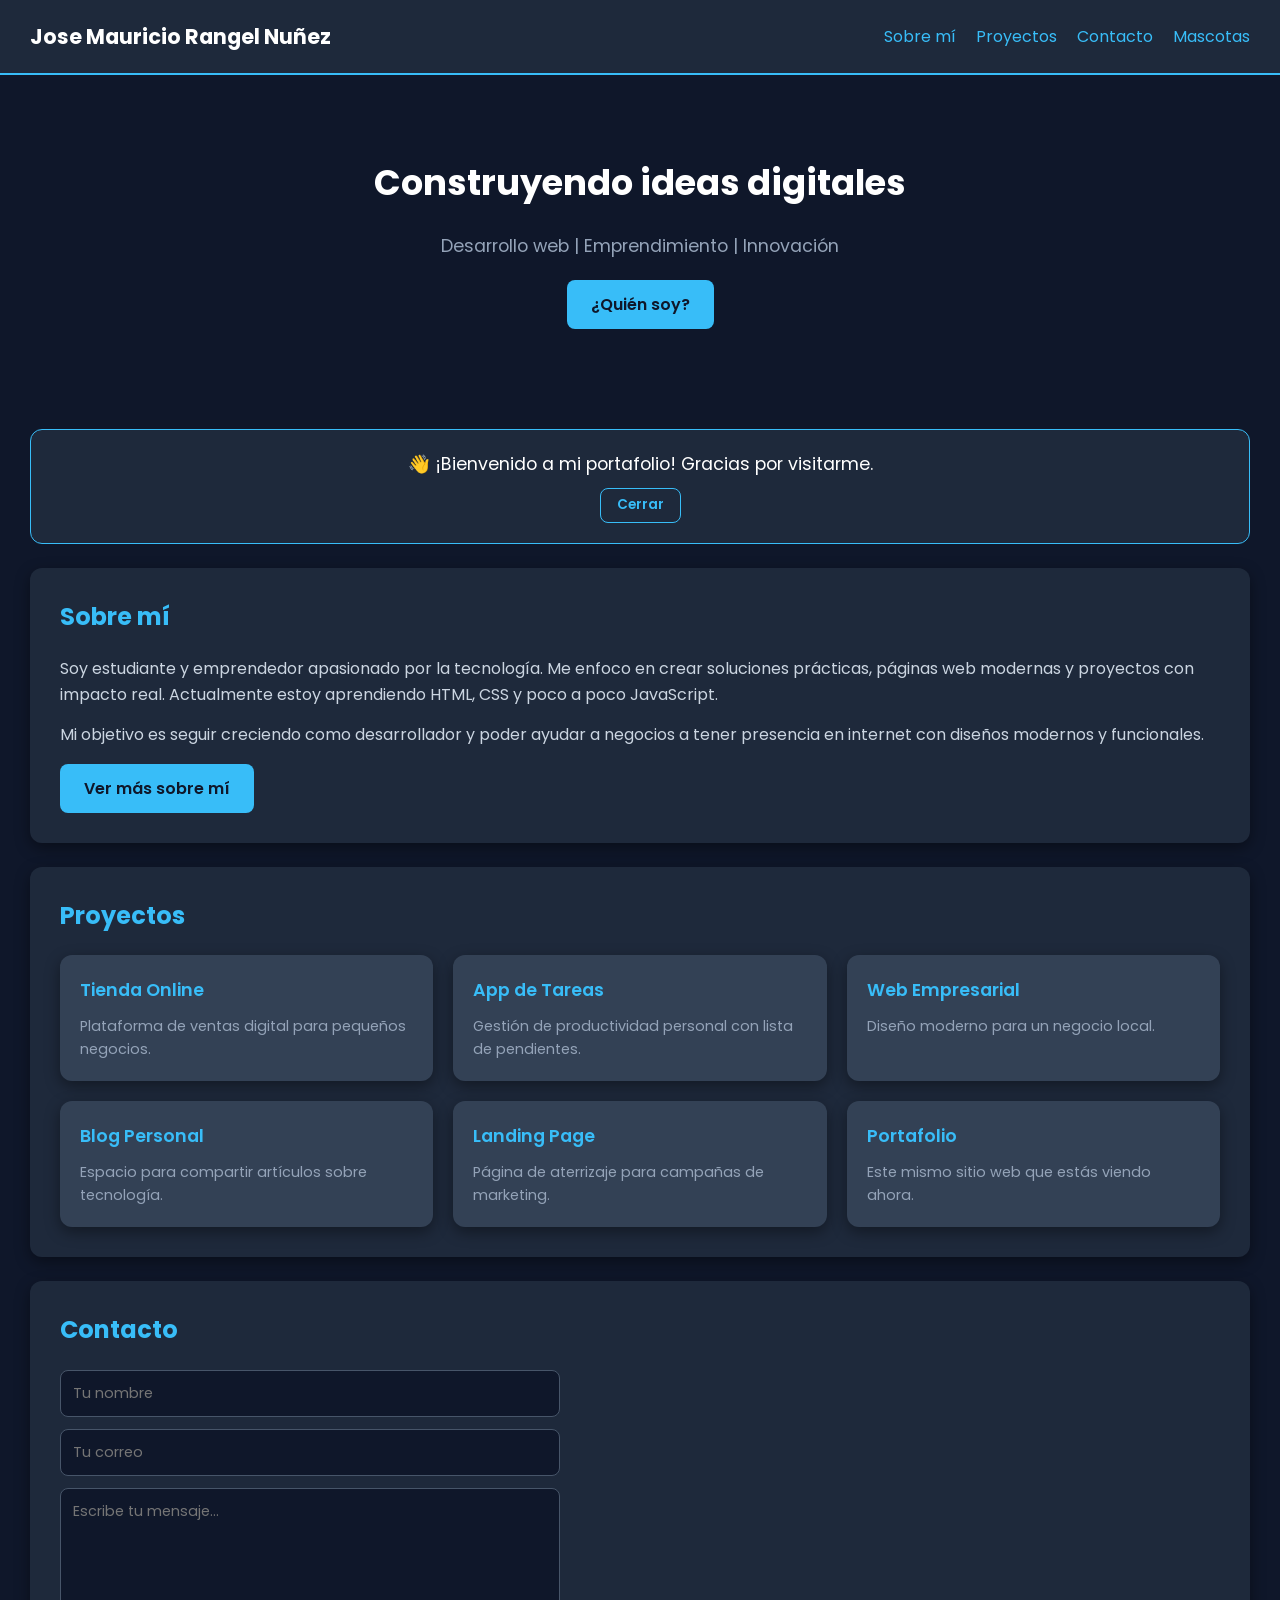
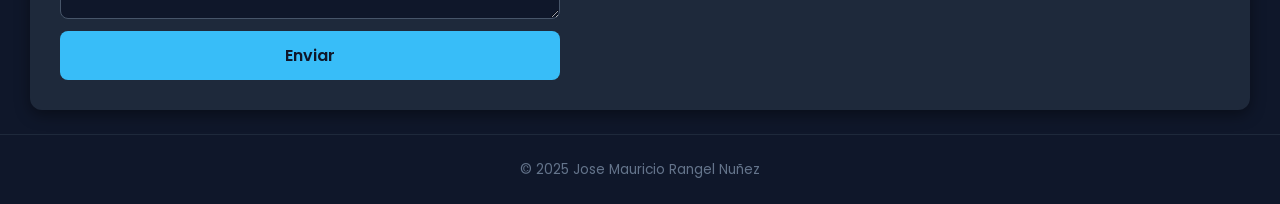
<file: modulo 1/semana1/index.html>
<!DOCTYPE html>
<html lang="es">
<head>
  <meta charset="UTF-8">
  <meta name="viewport" content="width=device-width, initial-scale=1.0">
  <title>Portafolio - Jose Mauricio</title>

  <!-- Fuente de Google Fonts -->
  <link href="https://fonts.googleapis.com/css2?family=Poppins:wght@300;500;700&display=swap" rel="stylesheet">

  <!-- Hoja de estilos -->
  <link rel="stylesheet" href="styles.css">
</head>

<body>

  <!-- HEADER con Flexbox -->
  <header class="header">
    <h1 class="logo">Jose Mauricio Rangel Nuñez</h1>
    <nav>
      <ul class="nav-links">
        <li><a href="#sobre-mi">Sobre mí</a></li>
        <li><a href="#proyectos">Proyectos</a></li>
        <li><a href="#contacto">Contacto</a></li>
        <li><a href="mascotas.html">Mascotas</a></li>
      </ul>
    </nav>
  </header>

  <!-- SECCIÓN HERO -->
  <section class="hero">
    <h2>Construyendo ideas digitales</h2>
    <p id="texto-hero">Desarrollo web | Emprendimiento | Innovación</p>
    <!-- Botón para cambiar el texto del párrafo (TASK 5) -->
    <button class="btn" id="btn-cambiar-texto">¿Quién soy?</button>
  </section>

  <!-- MENSAJE DE BIENVENIDA (oculto por defecto, se muestra con JS) -->
  <div class="mensaje-bienvenida" id="mensaje-bienvenida">
    <p>👋 ¡Bienvenido a mi portafolio! Gracias por visitarme.</p>
    <button class="btn btn-cerrar" id="btn-cerrar-mensaje">Cerrar</button>
  </div>

  <!-- SECCIÓN SOBRE MÍ -->
  <section id="sobre-mi" class="seccion">
    <h2>Sobre mí</h2>
    <div class="sobre-mi-contenido">
      <p>
        Soy estudiante y emprendedor apasionado por la tecnología.
        Me enfoco en crear soluciones prácticas, páginas web modernas
        y proyectos con impacto real. Actualmente estoy aprendiendo
        HTML, CSS y poco a poco JavaScript.
      </p>
      <p>
        Mi objetivo es seguir creciendo como desarrollador y poder
        ayudar a negocios a tener presencia en internet con diseños
        modernos y funcionales.
      </p>
    </div>

    <!-- Botón para mostrar/ocultar contenido extra (TASK 5) -->
    <button class="btn" id="btn-mas-info">Ver más sobre mí</button>
    <div class="info-extra" id="info-extra">
      <p>
        Mis hobbies incluyen la programación, los videojuegos y pasar
        tiempo con mis mascotas. También me interesa el emprendimiento
        digital y aprender sobre nuevas tecnologías como React y Node.js.
      </p>
    </div>
  </section>

  <!-- SECCIÓN PROYECTOS con CSS Grid -->
  <section id="proyectos" class="seccion">
    <h2>Proyectos</h2>
    <div class="grid-proyectos">

      <div class="tarjeta-proyecto">
        <h3><a href="#">Tienda Online</a></h3>
        <p>Plataforma de ventas digital para pequeños negocios.</p>
      </div>

      <div class="tarjeta-proyecto">
        <h3><a href="#">App de Tareas</a></h3>
        <p>Gestión de productividad personal con lista de pendientes.</p>
      </div>

      <div class="tarjeta-proyecto">
        <h3><a href="#">Web Empresarial</a></h3>
        <p>Diseño moderno para un negocio local.</p>
      </div>

      <div class="tarjeta-proyecto">
        <h3><a href="#">Blog Personal</a></h3>
        <p>Espacio para compartir artículos sobre tecnología.</p>
      </div>

      <div class="tarjeta-proyecto">
        <h3><a href="#">Landing Page</a></h3>
        <p>Página de aterrizaje para campañas de marketing.</p>
      </div>

      <div class="tarjeta-proyecto">
        <h3><a href="#">Portafolio</a></h3>
        <p>Este mismo sitio web que estás viendo ahora.</p>
      </div>

    </div>
  </section>

  <!-- SECCIÓN CONTACTO -->
  <section id="contacto" class="seccion">
    <h2>Contacto</h2>
    <form class="formulario" id="formulario-contacto">
      <input type="text" placeholder="Tu nombre" required>
      <input type="email" placeholder="Tu correo" required>
      <textarea placeholder="Escribe tu mensaje..." rows="5"></textarea>
      <button type="submit" class="btn">Enviar</button>
    </form>
    <!-- Mensaje de confirmación oculto -->
    <p class="mensaje-formulario" id="mensaje-formulario">
      ✅ ¡Mensaje enviado con éxito! Te responderé pronto.
    </p>
  </section>

  <!-- PIE DE PÁGINA -->
  <footer>
    <p>© 2025 Jose Mauricio Rangel Nuñez</p>
  </footer>

  <!-- SCRIPT DE JAVASCRIPT (antes de cerrar body) -->
  <script src="script.js"></script>

</body>
</html>
</file>
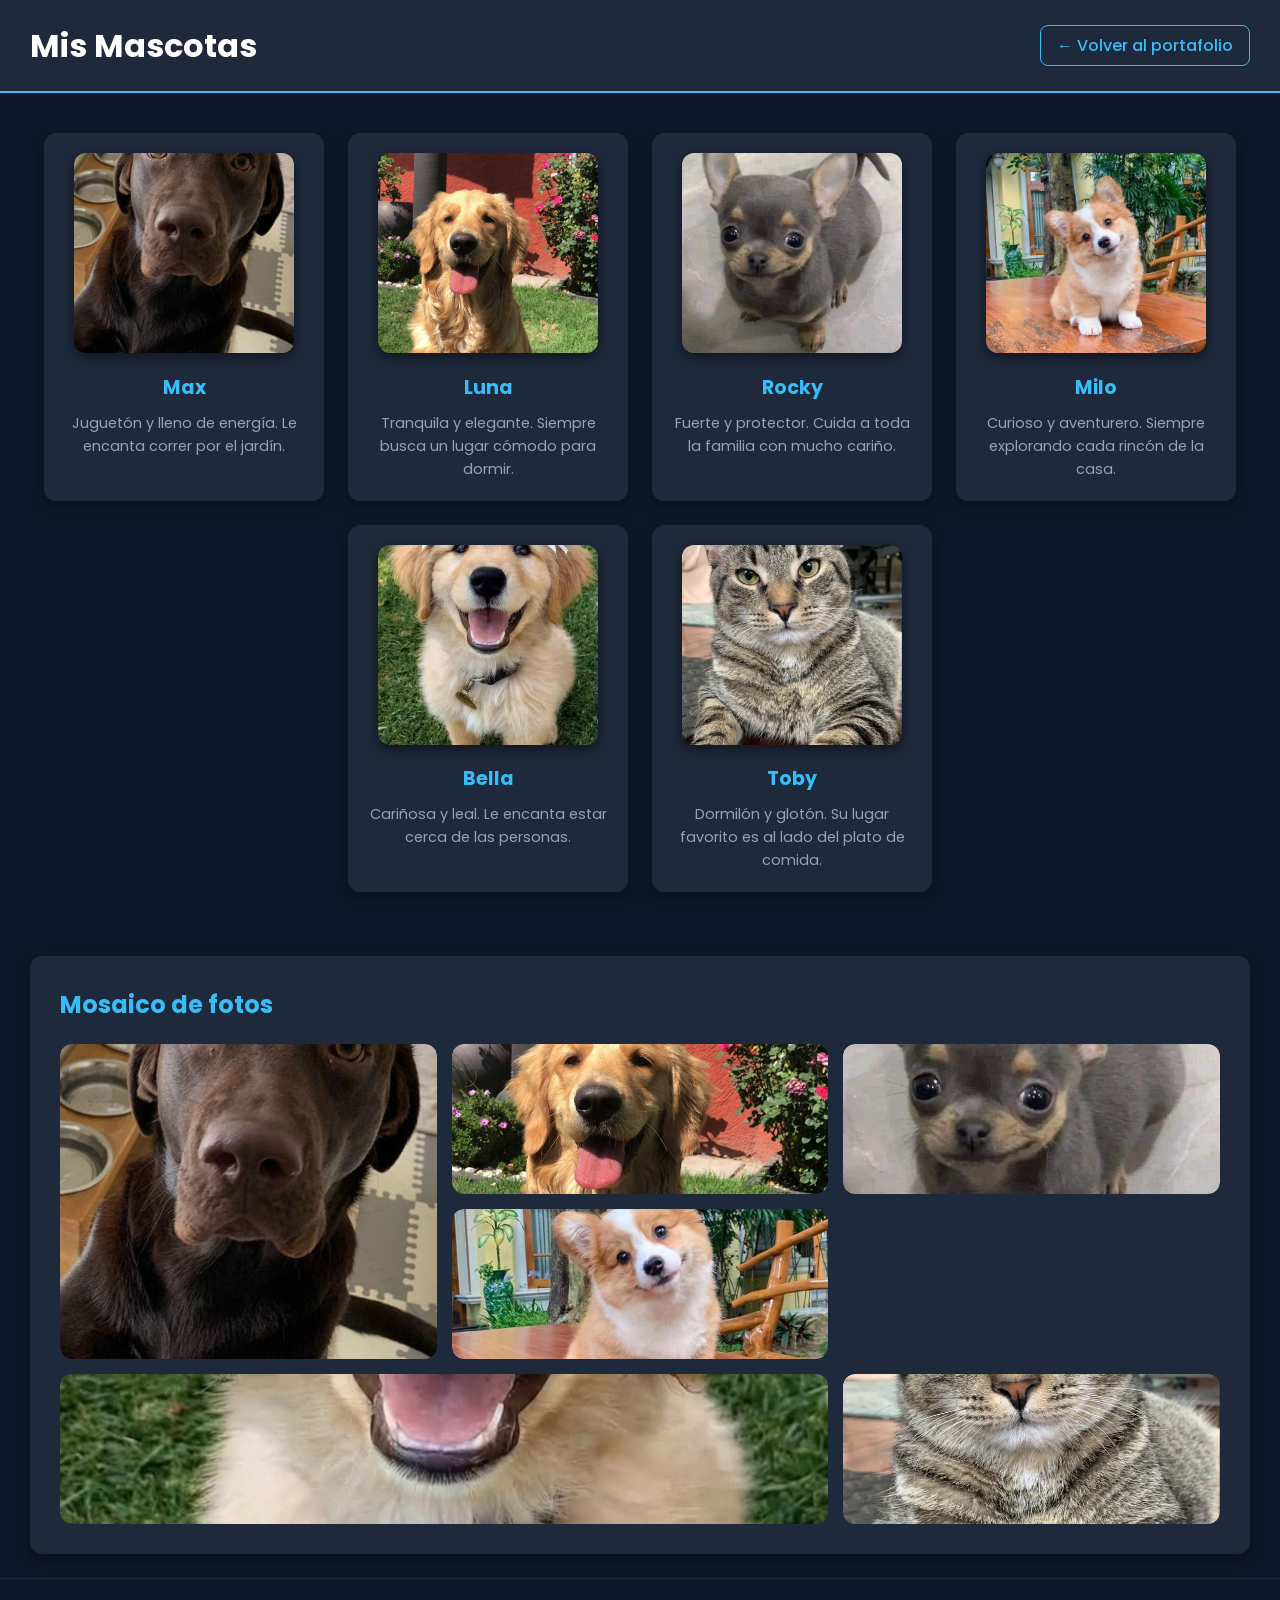
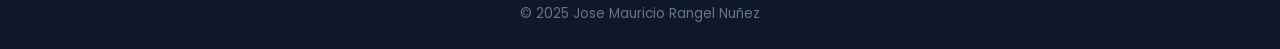
<file: modulo 1/semana1/mascotas.html>
<!DOCTYPE html>
<html lang="es">
<head>
  <meta charset="UTF-8">
  <meta name="viewport" content="width=device-width, initial-scale=1.0">
  <title>Mis Mascotas</title>

  <!-- Misma fuente que el portafolio -->
  <link href="https://fonts.googleapis.com/css2?family=Poppins:wght@300;500;700&display=swap" rel="stylesheet">

  <!-- Misma hoja de estilos -->
  <link rel="stylesheet" href="styles.css">
</head>

<body>

  <!-- HEADER con Flexbox -->
  <header class="header">
    <h1>Mis Mascotas</h1>
    <nav>
      <a href="index.html" class="enlace-volver">← Volver al portafolio</a>
    </nav>
  </header>

  <!-- GALERÍA CON FLEXBOX (flex-wrap) -->
  <section class="galeria-flex">

    <article class="tarjeta-mascota">
      <img src="img/max.png" alt="Foto de Max">
      <h3>Max</h3>
      <p>Juguetón y lleno de energía. Le encanta correr por el jardín.</p>
    </article>

    <article class="tarjeta-mascota">
      <img src="img/Moch.png" alt="Foto de Luna">
      <h3>Luna</h3>
      <p>Tranquila y elegante. Siempre busca un lugar cómodo para dormir.</p>
    </article>

    <article class="tarjeta-mascota">
      <img src="img/perrito.png" alt="Foto de Rocky">
      <h3>Rocky</h3>
      <p>Fuerte y protector. Cuida a toda la familia con mucho cariño.</p>
    </article>

    <article class="tarjeta-mascota">
      <img src="img/perrito2.png" alt="Foto de Milo">
      <h3>Milo</h3>
      <p>Curioso y aventurero. Siempre explorando cada rincón de la casa.</p>
    </article>

    <article class="tarjeta-mascota">
      <img src="img/perrito3.png" alt="Foto de Bella">
      <h3>Bella</h3>
      <p>Cariñosa y leal. Le encanta estar cerca de las personas.</p>
    </article>

    <article class="tarjeta-mascota">
      <img src="img/gato.png" alt="Foto de Toby">
      <h3>Toby</h3>
      <p>Dormilón y glotón. Su lugar favorito es al lado del plato de comida.</p>
    </article>

  </section>

  <!-- MOSAICO CON CSS GRID -->
  <section class="seccion">
    <h2>Mosaico de fotos</h2>
    <div class="mosaico-grid">
      <div class="mosaico-item item-grande">
        <img src="img/max.png" alt="Max">
      </div>
      <div class="mosaico-item">
        <img src="img/Moch.png" alt="Luna">
      </div>
      <div class="mosaico-item">
        <img src="img/perrito.png" alt="Rocky">
      </div>
      <div class="mosaico-item">
        <img src="img/perrito2.png" alt="Milo">
      </div>
      <div class="mosaico-item item-ancho">
        <img src="img/perrito3.png" alt="Bella">
      </div>
      <div class="mosaico-item">
        <img src="img/gato.png" alt="Toby">
      </div>
    </div>
  </section>

  <!-- PIE DE PÁGINA -->
  <footer>
    <p>© 2025 Jose Mauricio Rangel Nuñez</p>
  </footer>

  <!-- Script también en mascotas por si se necesita -->
  <script src="script.js"></script>

</body>
</html>
</file>
<file: modulo 1/semana1/styles.css>
/* ==============================================
   VARIABLES GLOBALES EN :root (TASK 4)
   Definimos colores y tipografía en un solo lugar
   para no repetir valores en todo el CSS
   ============================================== */
:root {
  /* Colores principales */
  --color-fondo: #0f172a;
  --color-fondo-claro: #1e293b;
  --color-fondo-tarjeta: #334155;
  --color-acento: #38bdf8;
  --color-acento-hover: #7dd3fc;
  --color-acento-oscuro: #0ea5e9;
  --color-texto: white;
  --color-texto-claro: #cbd5e1;
  --color-texto-gris: #94a3b8;
  --color-texto-oscuro: #64748b;
  --color-borde: #475569;

  /* Tipografía */
  --fuente-principal: 'Poppins', sans-serif;

  /* Bordes */
  --borde-redondo: 0.75rem;
  --borde-redondo-sm: 0.5rem;

  /* Sombras */
  --sombra-tarjeta: 0 5px 15px rgba(0, 0, 0, 0.4);
  --sombra-imagen: 0 4px 12px rgba(0, 0, 0, 0.5);
}

/* ===========================
   RESET BÁSICO
   =========================== */
* {
  margin: 0;
  padding: 0;
  box-sizing: border-box;
}

html {
  scroll-behavior: smooth;
}

/* ===========================
   ESTILOS GENERALES DEL BODY
   Usamos rem en vez de px para
   que el texto sea responsivo
   =========================== */
body {
  font-family: var(--fuente-principal);
  background-color: var(--color-fondo);
  color: var(--color-texto);
  line-height: 1.6;
  font-size: 1rem;
}

/* ==============================================
   HEADER CON FLEXBOX (TASK 2)
   - display: flex para alinear logo y nav
   - justify-content: space-between los separa
   - align-items: center los centra verticalmente
   ============================================== */
.header {
  display: flex;
  justify-content: space-between;
  align-items: center;
  padding: 1.25rem 1.875rem;
  background-color: var(--color-fondo-claro);
  border-bottom: 2px solid var(--color-acento);
  flex-wrap: wrap;
}

.logo {
  font-size: 1.3rem;
  font-weight: 700;
}

/* ==============================================
   NAVEGACIÓN CON FLEXBOX
   - display: flex pone los links en fila
   - gap: espacio entre cada link
   ============================================== */
.nav-links {
  list-style: none;
  display: flex;
  gap: 1.25rem;
  align-items: center;
  flex-wrap: wrap;
}

/* ===========================
   ENLACES (estilos agrupados)
   =========================== */
a {
  color: var(--color-acento);
  text-decoration: none;
  transition: color 0.3s;
}

a:hover {
  color: var(--color-acento-hover);
}

/* Enlace de volver en mascotas.html */
.enlace-volver {
  font-weight: 500;
  padding: 0.5rem 1rem;
  border: 1px solid var(--color-acento);
  border-radius: var(--borde-redondo-sm);
  transition: background-color 0.3s, color 0.3s;
}

.enlace-volver:hover {
  background-color: var(--color-acento);
  color: var(--color-fondo);
}

/* ==============================================
   BOTONES (estilos agrupados - TASK 4)
   Todos los botones comparten estos estilos base
   ============================================== */
.btn {
  padding: 0.75rem 1.5rem;
  border: none;
  background-color: var(--color-acento);
  color: var(--color-fondo);
  font-family: var(--fuente-principal);
  font-size: 1rem;
  font-weight: 600;
  border-radius: var(--borde-redondo-sm);
  cursor: pointer;
  transition: background-color 0.3s, transform 0.2s;
}

.btn:hover {
  background-color: var(--color-acento-oscuro);
  transform: translateY(-2px);
}

/* Variante de botón para cerrar */
.btn-cerrar {
  background-color: transparent;
  color: var(--color-acento);
  border: 1px solid var(--color-acento);
  font-size: 0.85rem;
  padding: 0.4rem 1rem;
}

.btn-cerrar:hover {
  background-color: var(--color-acento);
  color: var(--color-fondo);
}

/* ===========================
   SECCIÓN HERO
   =========================== */
.hero {
  display: flex;
  flex-direction: column;
  justify-content: center;
  align-items: center;
  text-align: center;
  padding: 5rem 1.25rem;
  background-color: var(--color-fondo);
  gap: 0.625rem;
}

.hero h2 {
  font-size: 2.2rem;
  margin-bottom: 0.625rem;
}

.hero p {
  color: var(--color-texto-gris);
  font-size: 1.1rem;
  margin-bottom: 0.625rem;
}

/* ===========================
   MENSAJE DE BIENVENIDA
   Oculto por defecto, se muestra
   con JavaScript (TASK 5)
   =========================== */
.mensaje-bienvenida {
  display: none;
  background-color: var(--color-fondo-claro);
  border: 1px solid var(--color-acento);
  border-radius: var(--borde-redondo);
  padding: 1.25rem;
  margin: 1.25rem 1.875rem;
  text-align: center;
  animation: aparecer 0.5s ease;
}

/* Clase para mostrar el mensaje con JS */
.mensaje-bienvenida.visible {
  display: block;
}

.mensaje-bienvenida p {
  margin-bottom: 0.625rem;
  font-size: 1.1rem;
}

/* ===========================
   SECCIONES GENERALES
   (estilos agrupados - TASK 4)
   =========================== */
.seccion {
  background-color: var(--color-fondo-claro);
  margin: 1.5rem 1.875rem;
  padding: 1.875rem;
  border-radius: var(--borde-redondo);
  box-shadow: var(--sombra-tarjeta);
}

.seccion h2 {
  margin-bottom: 1.25rem;
  font-size: 1.5rem;
  color: var(--color-acento);
}

.seccion p {
  color: var(--color-texto-claro);
}

/* ===========================
   SOBRE MÍ
   =========================== */
.sobre-mi-contenido {
  display: flex;
  flex-direction: column;
  gap: 0.9375rem;
}

/* Contenido extra oculto por defecto (TASK 5) */
.info-extra {
  display: none;
  margin-top: 1rem;
  padding: 1rem;
  background-color: var(--color-fondo-tarjeta);
  border-radius: var(--borde-redondo-sm);
  animation: aparecer 0.5s ease;
}

.info-extra.visible {
  display: block;
}

#btn-mas-info {
  margin-top: 1rem;
}

/* ==============================================
   PROYECTOS CON CSS GRID
   - 3 columnas en escritorio (TASK 3)
   ============================================== */
.grid-proyectos {
  display: grid;
  grid-template-columns: repeat(3, 1fr);
  gap: 1.25rem;
}

/* ==============================================
   TARJETAS (estilos agrupados - TASK 4)
   Proyectos y mascotas comparten estilos base
   ============================================== */
.tarjeta-proyecto,
.tarjeta-mascota {
  padding: 1.25rem;
  border-radius: var(--borde-redondo);
  box-shadow: var(--sombra-tarjeta);
  transition: transform 0.3s;
}

.tarjeta-proyecto:hover,
.tarjeta-mascota:hover {
  transform: translateY(-5px);
}

/* Estilos específicos de proyectos */
.tarjeta-proyecto {
  background-color: var(--color-fondo-tarjeta);
}

.tarjeta-proyecto h3 {
  margin-bottom: 0.625rem;
}

.tarjeta-proyecto h3 a {
  font-size: 1.1rem;
  font-weight: 600;
}

.tarjeta-proyecto p {
  font-size: 0.9rem;
  color: var(--color-texto-gris);
}

/* Estilos específicos de mascotas */
.tarjeta-mascota {
  background-color: var(--color-fondo-claro);
  text-align: center;
  flex-basis: 17.5rem;
  flex-grow: 0;
}

.tarjeta-mascota h3 {
  margin: 0.75rem 0 0.5rem;
  font-size: 1.2rem;
  color: var(--color-acento);
}

.tarjeta-mascota p {
  color: var(--color-texto-gris);
  font-size: 0.9rem;
}

/* ===========================
   FORMULARIO DE CONTACTO
   =========================== */
.formulario {
  display: flex;
  flex-direction: column;
  max-width: 31.25rem;
}

.formulario input,
.formulario textarea {
  margin-bottom: 0.75rem;
  padding: 0.75rem;
  border: 1px solid var(--color-borde);
  border-radius: var(--borde-redondo-sm);
  background-color: var(--color-fondo);
  color: var(--color-texto);
  font-family: var(--fuente-principal);
  font-size: 0.9rem;
}

.formulario input:focus,
.formulario textarea:focus {
  outline: none;
  border-color: var(--color-acento);
}

/* Mensaje de confirmación del formulario (oculto) */
.mensaje-formulario {
  display: none;
  margin-top: 1rem;
  padding: 0.75rem;
  background-color: var(--color-fondo-tarjeta);
  border-radius: var(--borde-redondo-sm);
  color: #4ade80;
  text-align: center;
  animation: aparecer 0.5s ease;
}

.mensaje-formulario.visible {
  display: block;
}

/* ==============================================
   GALERÍA CON FLEXBOX
   - flex-wrap: wrap para que salten de fila
   ============================================== */
.galeria-flex {
  display: flex;
  flex-wrap: wrap;
  justify-content: center;
  gap: 1.5rem;
  padding: 2.5rem 1.875rem;
}

/* ==============================================
   MOSAICO CON CSS GRID
   - 3 columnas en escritorio
   ============================================== */
.mosaico-grid {
  display: grid;
  grid-template-columns: repeat(3, 1fr);
  gap: 0.9375rem;
  margin-top: 1.25rem;
}

.mosaico-item {
  border-radius: var(--borde-redondo);
  overflow: hidden;
  height: 150px;  /* antes 200px */
  background-color: var(--color-fondo-tarjeta);
  display: flex;
  align-items: center;
  justify-content: center;
}

.item-grande {
  grid-row: span 2;
  height: calc(300px + 0.9375rem);
}


.item-grande {
  grid-row: span 2;
  height: calc(300px + 0.9375rem); 
}
.item-ancho {
  grid-column: span 2;
}

/* ==============================================
   IMÁGENES RESPONSIVAS (TASK 3)
   - max-width: 100% para que no se desborden
   - height: auto para mantener la proporción
   ============================================== */
/* DESPUÉS - corregido */
.mosaico-item img {
  width: 100%;
  height: 100%;
  max-width: 100%;
  object-fit: cover;  
  border-radius: var(--borde-redondo);
  box-shadow: var(--sombra-imagen);
  transition: transform 0.3s;
  display: block;
}

.mosaico-item img:hover {
  transform: scale(1.05);
}

.tarjeta-mascota img {
  max-width: 100%;
  width: 13.75rem;
  height: 12.5rem;
  object-fit: cover;
  border-radius: var(--borde-redondo);
  box-shadow: var(--sombra-imagen);
}

/* ===========================
   PIE DE PÁGINA
   =========================== */
footer {
  display: flex;
  justify-content: center;
  align-items: center;
  padding: 1.5rem;
  color: var(--color-texto-oscuro);
  font-size: 0.85rem;
  border-top: 1px solid var(--color-fondo-claro);
  margin-top: 1.25rem;
}

/* ===========================
   ANIMACIÓN PARA ELEMENTOS
   QUE APARECEN CON JS
   =========================== */
@keyframes aparecer {
  from {
    opacity: 0;
    transform: translateY(-10px);
  }
  to {
    opacity: 1;
    transform: translateY(0);
  }
}

/* ==============================================
   MEDIA QUERIES - DISEÑO RESPONSIVO (TASK 2)
   ============================================== */

/* ---- TABLETS (pantallas medianas, hasta 768px) ---- */
@media (max-width: 768px) {
  /* Header en columna */
  .header {
    flex-direction: column;
    gap: 0.9375rem;
    text-align: center;
  }

  /* Nav centrada */
  .nav-links {
    justify-content: center;
  }

  /* Proyectos a 2 columnas */
  .grid-proyectos {
    grid-template-columns: repeat(2, 1fr);
  }

  /* Mosaico a 3 columnas (se mantiene) */
  .mosaico-grid {
    grid-template-columns: repeat(3, 1fr);
  }

  /* Hero texto más pequeño */
  .hero h2 {
    font-size: 1.8rem;
  }
}

/* ---- MÓVILES (pantallas pequeñas, hasta 480px) ---- */
@media (max-width: 480px) {
  /* Nav en columna */
  .nav-links {
    flex-direction: column;
    gap: 0.625rem;
  }

  /* Proyectos a 1 columna */
  .grid-proyectos {
    grid-template-columns: 1fr;
  }

  /* Galería flexbox: tarjetas a ancho completo */
  .tarjeta-mascota {
    flex-basis: 100%;
  }

  /* Mosaico a 2 columnas */
  .mosaico-grid {
    grid-template-columns: repeat(2, 1fr);
  }

  /* Quitar spans del mosaico en móvil */
  .item-grande {
    grid-row: span 1;
  }

  .item-ancho {
    grid-column: span 1;
  }

  /* Textos más pequeños */
  .hero h2 {
    font-size: 1.5rem;
  }

  .hero p {
    font-size: 0.95rem;
  }

  .seccion h2 {
    font-size: 1.25rem;
  }

  /* Secciones con menos margen */
  .seccion {
    margin: 1rem 0.9375rem;
    padding: 1.25rem;
  }

  .galeria-flex {
    padding: 1.25rem 0.9375rem;
  }

  /* Formulario a ancho completo */
  .formulario {
    max-width: 100%;
  }
}
</file>
